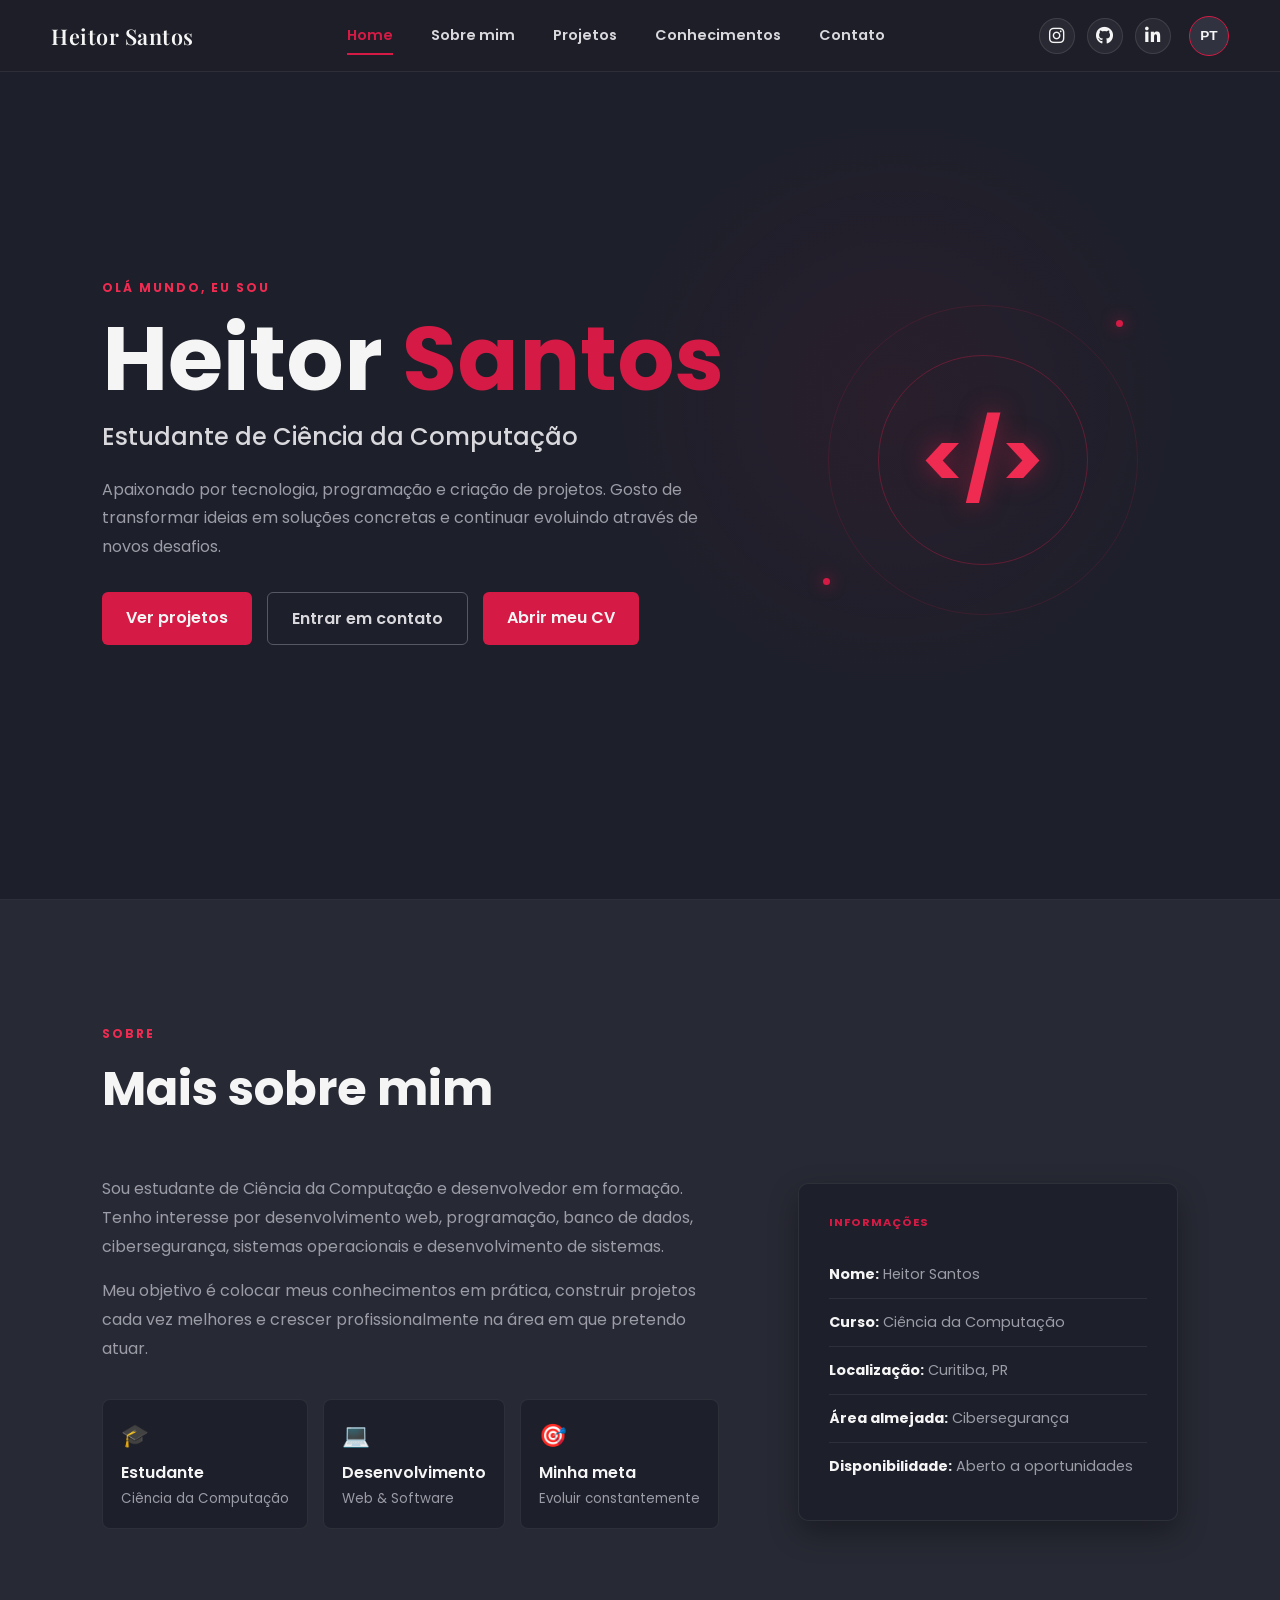
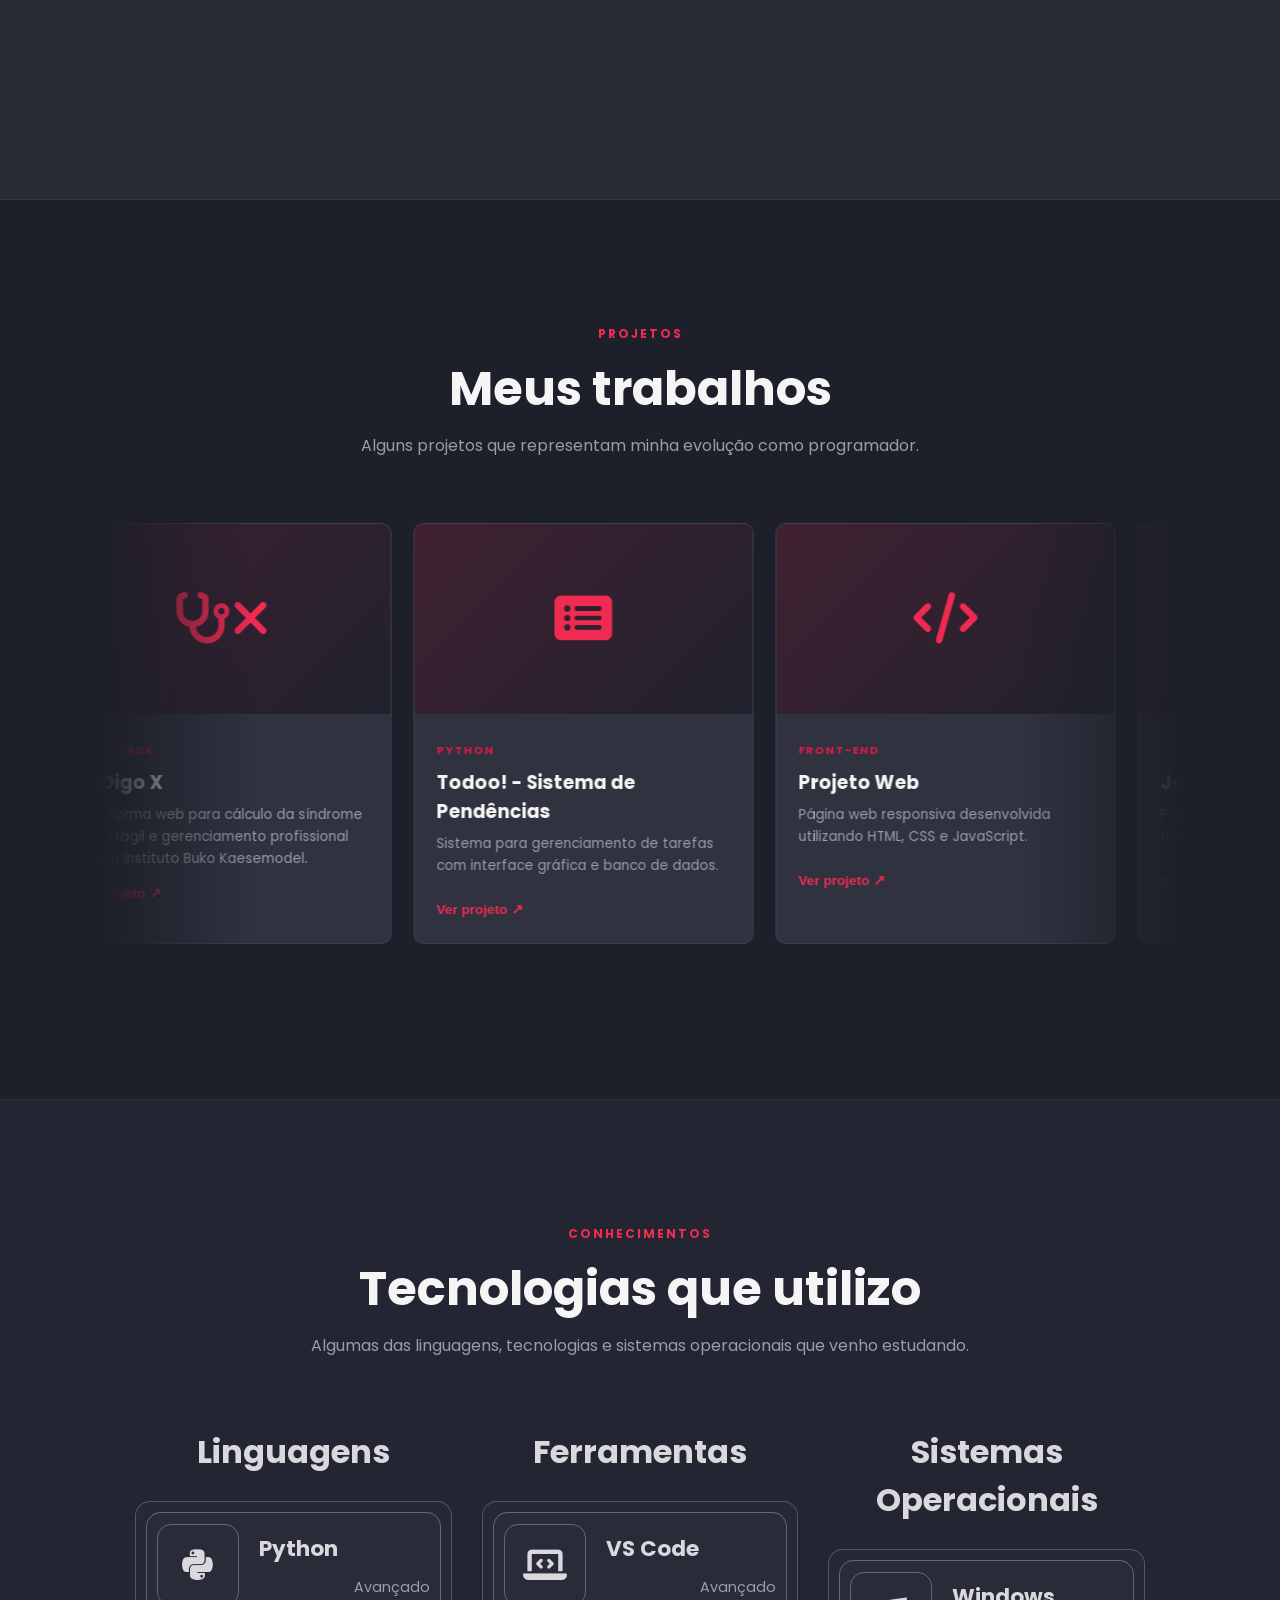
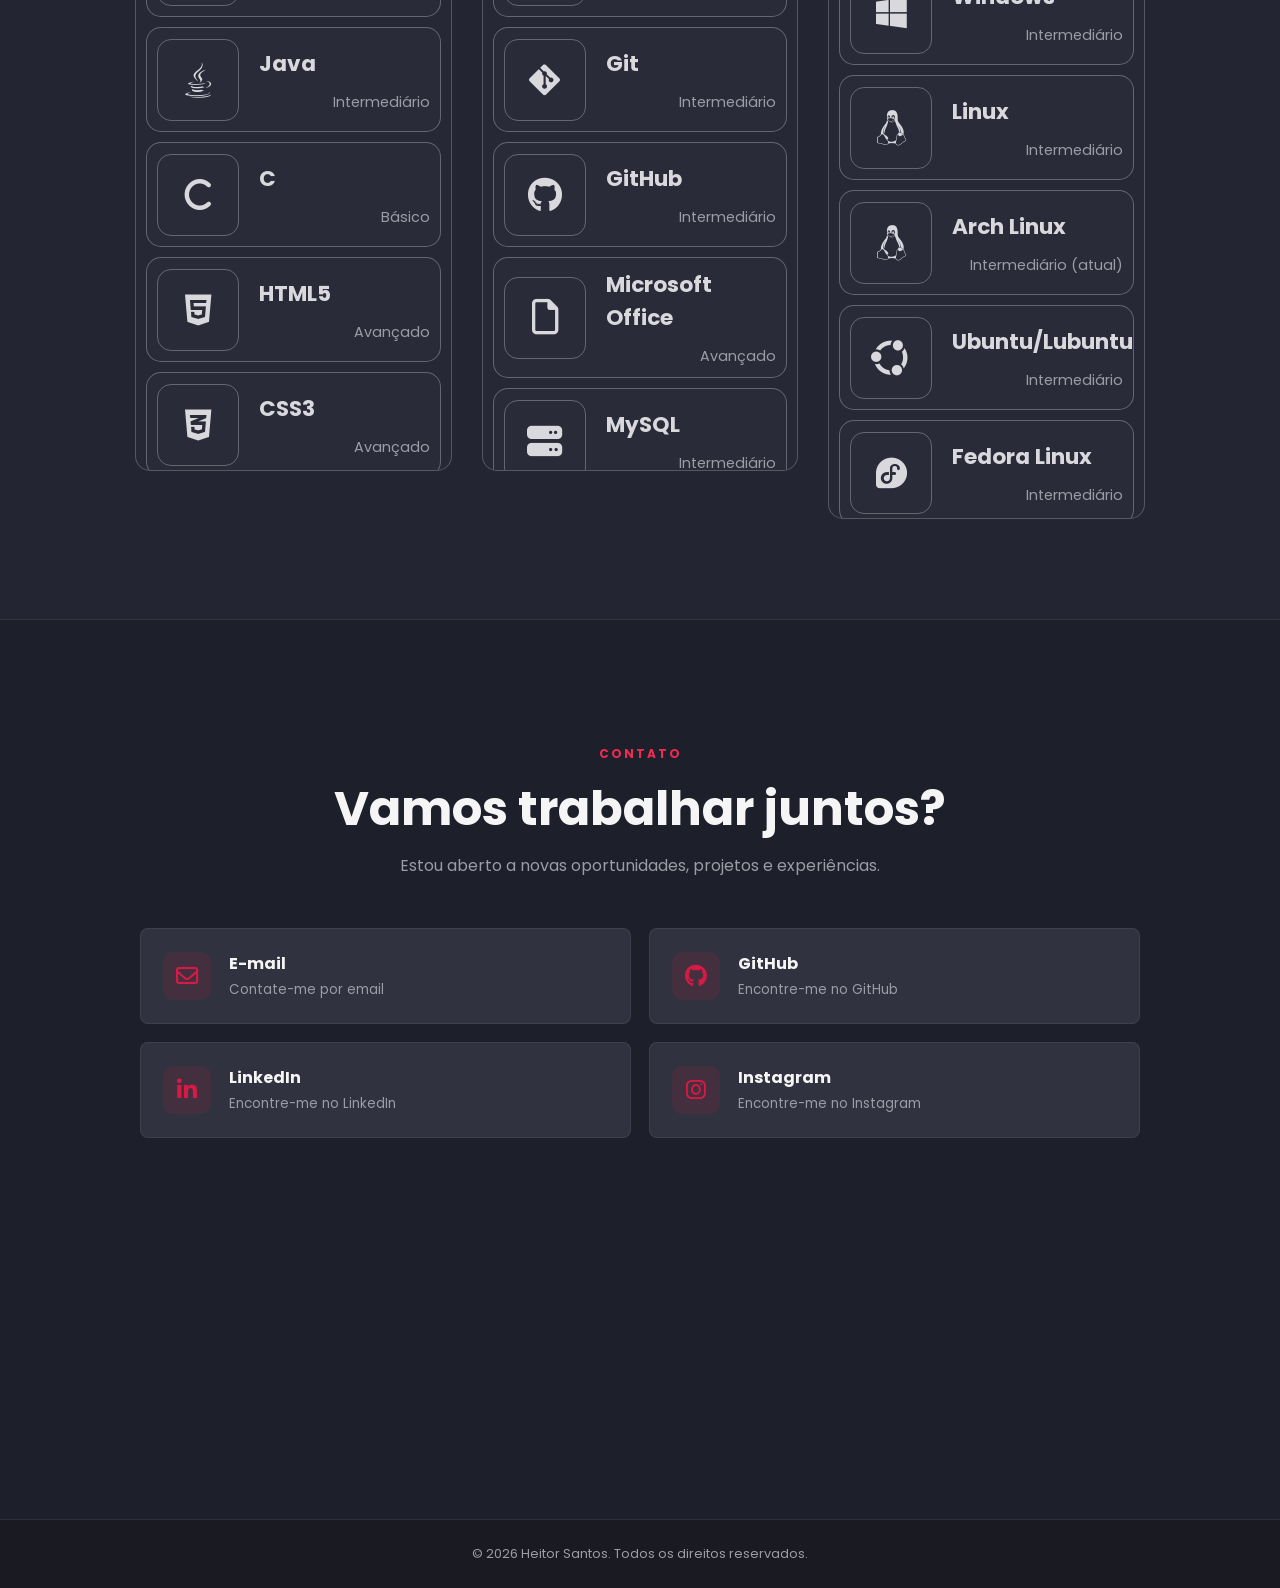
<file: index.html>
<!DOCTYPE html>
<html lang="pt-BR">
<head>
    <meta charset="UTF-8">
    <meta name="viewport" content="width=device-width, initial-scale=1.0">
    <meta name="description" content="Portfólio de Heitor Santos">
    <title>Heitor A Santos | Portfólio</title>
    <link rel="icon" href="favicon.png" type="image/png">
    <link rel="preconnect" href="https://fonts.googleapis.com">
    <link rel="preconnect" href="https://fonts.gstatic.com" crossorigin>
    <link rel="stylesheet" href="https://cdnjs.cloudflare.com/ajax/libs/font-awesome/6.5.1/css/all.min.css">
    <link href="https://fonts.googleapis.com/css2?family=Playfair+Display:wght@500;600;700&family=Poppins:wght@300;400;500;600;700&display=swap" rel="stylesheet">
    <link rel="stylesheet" href="portifolio.css">
</head>
<body>

<header class="navbar">
    <a href="#home" class="logo">Heitor Santos</a>
    <nav class="nav-links" id="navLinks">
        <a href="#home" class="nav-link active" data-i18n="nav_home">Home</a>
        <a href="#sobre" class="nav-link" data-i18n="nav_about">Sobre mim</a>
        <a href="#projetos" class="nav-link" data-i18n="nav_projects">Projetos</a>
        <a href="#conhecimentos" class="nav-link" data-i18n="nav_skills">Conhecimentos</a>
        <a href="#contato" class="nav-link" data-i18n="nav_contact">Contato</a>
    </nav>

    <div class="navbar-right">
        <div class="social-links">
            <a href="https://www.instagram.com/heitor_a_santos/" target="_blank"><i class="fa-brands fa-instagram"></i></a>
            <a href="https://github.com/HeitorASantos" target="_blank"><i class="fa-brands fa-github"></i></a>
            <a href="https://www.linkedin.com/in/heitor-santos-92a6032a8/" target="_blank"><i class="fa-brands fa-linkedin-in"></i></a>
        </div>

        <button class="translate-btn" id="translateBtn" title="Alternar idioma">
            <span class="lang-text" id="langText">PT</span>
        </button>

        <button class="menu-button" id="menuButton">☰</button>
    </div>
</header>

<main>

<section id="home" class="section hero">
    <div class="hero-content reveal">
        <span class="section-tag">OLÁ MUNDO, EU SOU</span>
        <h1>Heitor <span>Santos</span></h1>
        <h2>Estudante de Ciência da Computação</h2>
        <p>
            Apaixonado por tecnologia, programação e criação de projetos.
            Gosto de transformar ideias em soluções concretas e continuar
            evoluindo através de novos desafios.
        </p>
        <div class="hero-buttons">
            <a href="#projetos" class="button primary">Ver projetos</a>
            <a href="#contato" class="button secondary">Entrar em contato</a>
            <a  class="button tertiary" href="cv/Heitor Alves dos Santos Currículo.pdf" target="_blank">Abrir meu CV</a>
        </div>
    </div>

    <div class="hero-code reveal">
        <div class="code-symbol">&lt;/&gt;</div>
        <span class="code-dot dot-one"></span>
        <span class="code-dot dot-two"></span>
        <span class="code-ring"></span>
    </div>
</section>

<section id="sobre" class="section about">
    <div class="section-heading reveal">
        <span class="section-tag">SOBRE</span>
        <h2>Mais sobre mim</h2>
    </div>

    <div class="about-grid">
        <div class="about-text reveal">
            <p>
                Sou estudante de Ciência da Computação e desenvolvedor em formação.
                Tenho interesse por desenvolvimento web, programação, banco de dados,
                cibersegurança, sistemas operacionais e desenvolvimento de sistemas.
            </p>
            <p> 
                Meu objetivo é colocar meus conhecimentos em prática, construir
                projetos cada vez melhores e crescer profissionalmente na área
                em que pretendo atuar.
            </p>

            <div class="mini-cards">
                <div class="mini-card">
                    <strong>🎓</strong>
                    <span>Estudante</span>
                    <small>Ciência da Computação</small>
                </div>
                <div class="mini-card">
                    <strong>💻</strong>
                    <span>Desenvolvimento</span>
                    <small>Web & Software</small>
                </div>
                <div class="mini-card">
                    <strong>🎯</strong>
                    <span>Minha meta</span>
                    <small>Evoluir constantemente</small>
                </div>
            </div>
        </div>

        <div class="info-card reveal">
            <span class="card-label">INFORMAÇÕES</span>
            <div class="info-row"><strong>Nome:</strong> Heitor Santos</div>
            <div class="info-row"><strong>Curso:</strong> Ciência da Computação</div>
            <div class="info-row"><strong>Localização:</strong> Curitiba, PR</div>
            <div class="info-row"><strong>Área almejada:</strong> Cibersegurança</div>
            <div class="info-row"><strong>Disponibilidade:</strong> Aberto a oportunidades</div>
        </div>
    </div>
</section>

<section id="projetos" class="section projects">
    <div class="section-heading centered reveal">
        <span class="section-tag">PROJETOS</span>
        <h2>Meus trabalhos</h2>
        <p>Alguns projetos que representam minha evolução como programador.</p>
    </div>

    <div class="project-carousel">
        <div class="project-grid" id="projectGrid"></div>
    </div>
</section>

<section id="conhecimentos" class="section knowledge">
    <div class="section-heading centered reveal">
        <span class="section-tag">CONHECIMENTOS</span>
        <h2>Tecnologias que utilizo</h2>
        <p>Algumas das linguagens, tecnologias e sistemas operacionais que venho estudando.</p>
    </div>

    <div class="knowledge-columns">
        <div class="knowledge-group reveal">
            <h3>Linguagens</h3>
            <div class="knowledge-list" id="languagesList"></div>
        </div>

        <div class="knowledge-group reveal">
            <h3>Ferramentas</h3>
            <div class="knowledge-list" id="toolsList"></div>
        </div>

        <div class="knowledge-group reveal">
            <h3>Sistemas Operacionais</h3>
            <div class="knowledge-list" id="systemsList"></div>
        </div>
    </div>
</section>

<section id="contato" class="section contact">
    <div class="section-heading centered reveal">
        <span class="section-tag">CONTATO</span>
        <h2>Vamos trabalhar juntos?</h2>
        <p>Estou aberto a novas oportunidades, projetos e experiências.</p>
    </div>

    <div class="contact-grid reveal">
        <a href="mailto:heitorsantos0506@gmail.com" class="contact-card">
            <span class="contact-icon">
                <i class="fa-regular fa-envelope"></i>
            </span>
            <div>
                <strong>E-mail</strong>
                <small>Contate-me por email</small>
            </div>
        </a>

        <a href="https://github.com/HeitorASantos" target="_blank" class="contact-card">
            <span class="contact-icon">
                <i class="fa-brands fa-github"></i>
            </span>
            <div>
                <strong>GitHub</strong>
                <small>Encontre-me no GitHub</small>
            </div>
        </a>

        <a href="https://www.linkedin.com/in/heitor-santos-92a6032a8/" target="_blank" class="contact-card">
            <span class="contact-icon">
                <i class="fa-brands fa-linkedin-in"></i>
            </span>
            <div>
                <strong>LinkedIn</strong>
                <small>Encontre-me no LinkedIn</small>
            </div>
        </a>

        <a href="https://www.instagram.com/heitor_a_santos/" target="_blank" class="contact-card">
            <span class="contact-icon">
                <i class="fa-brands fa-instagram"></i>
            </span>
            <div>
                <strong>Instagram</strong>
                <small>Encontre-me no Instagram</small>
            </div>
        </a>
    </div>
</section>

</main>

<footer>
    <p>© <span id="year"></span> Heitor Santos. Todos os direitos reservados.</p>
</footer>

<div id="google_translate_element" style="display:none;"></div>

<script type="text/javascript">
function googleTranslateElementInit() {
    new google.translate.TranslateElement({
        pageLanguage: 'pt',
        includedLanguages: 'pt,en,es',
        autoDisplay: false
    }, 'google_translate_element');
}
</script>
<script type="text/javascript" src="//translate.google.com/translate_a/element.js?cb=googleTranslateElementInit"></script>
<script src="portifolio.js"></script>
</body>
</html>
</file>
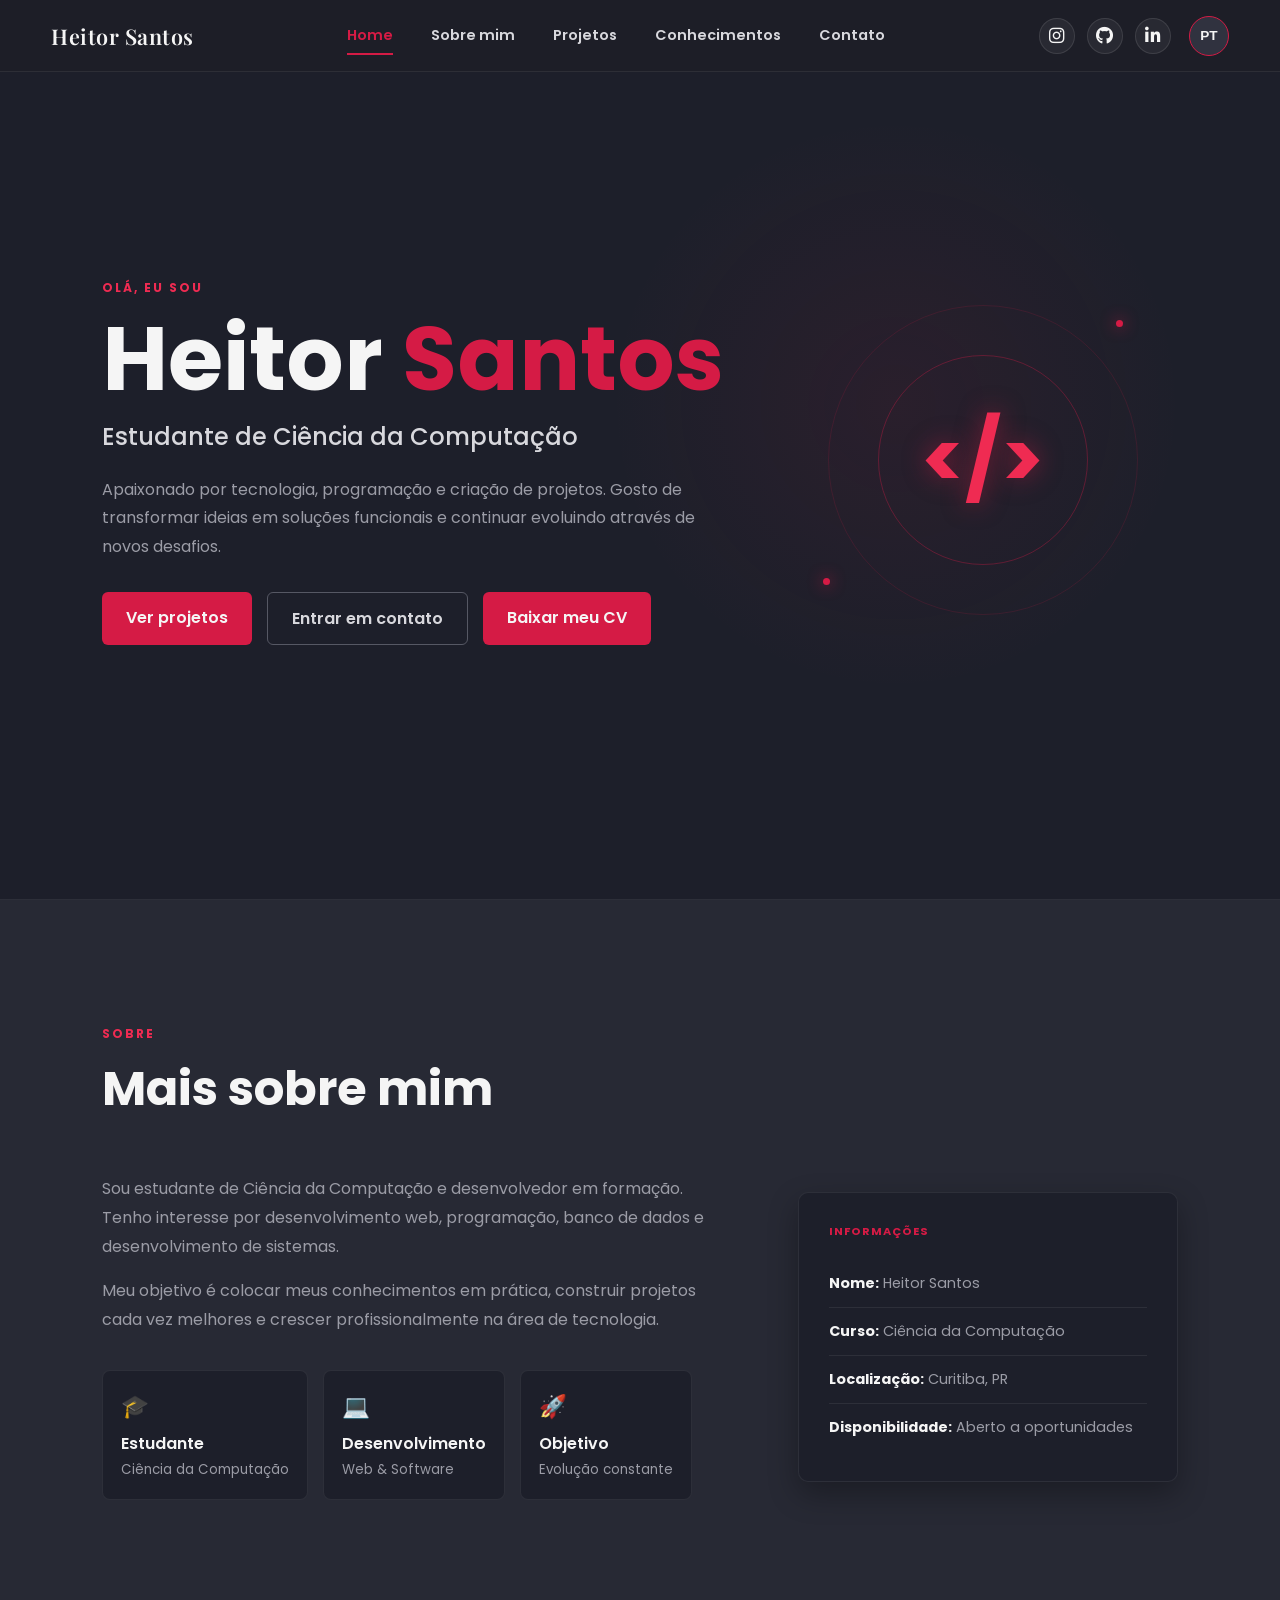
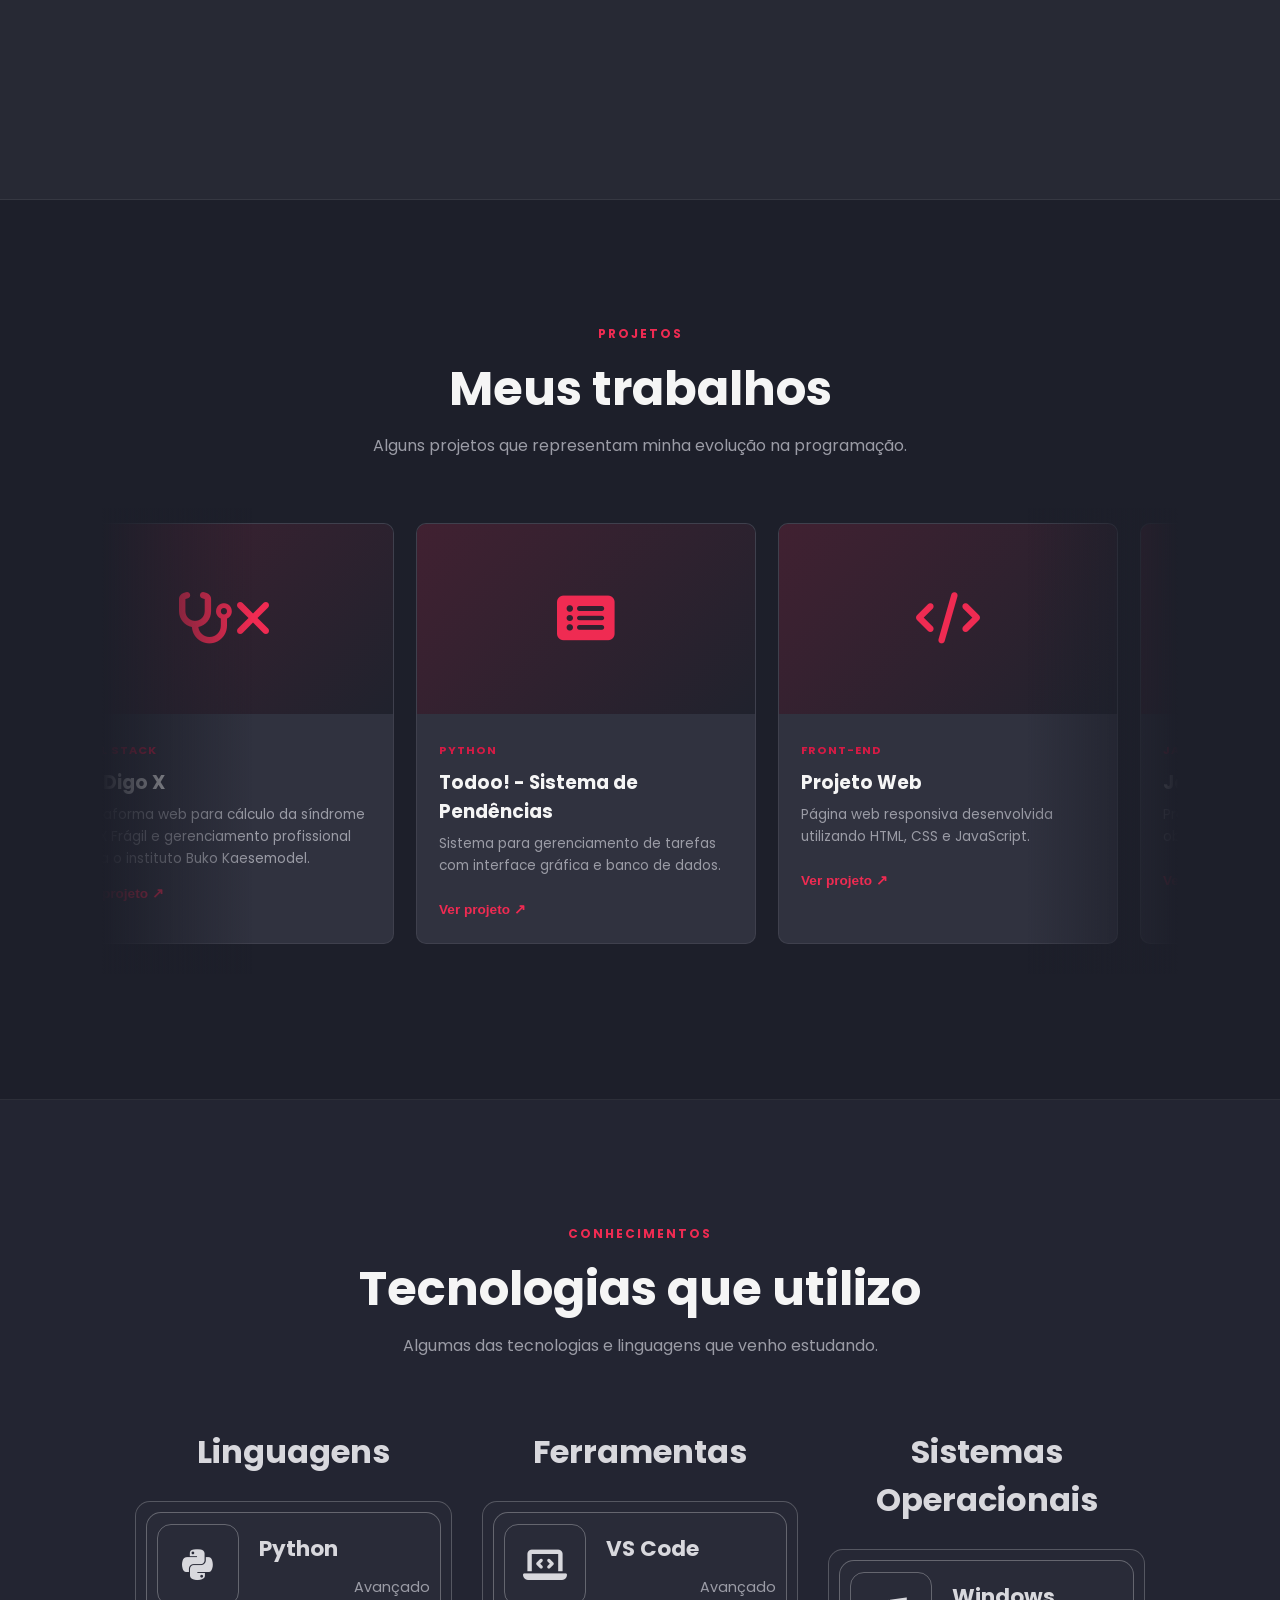
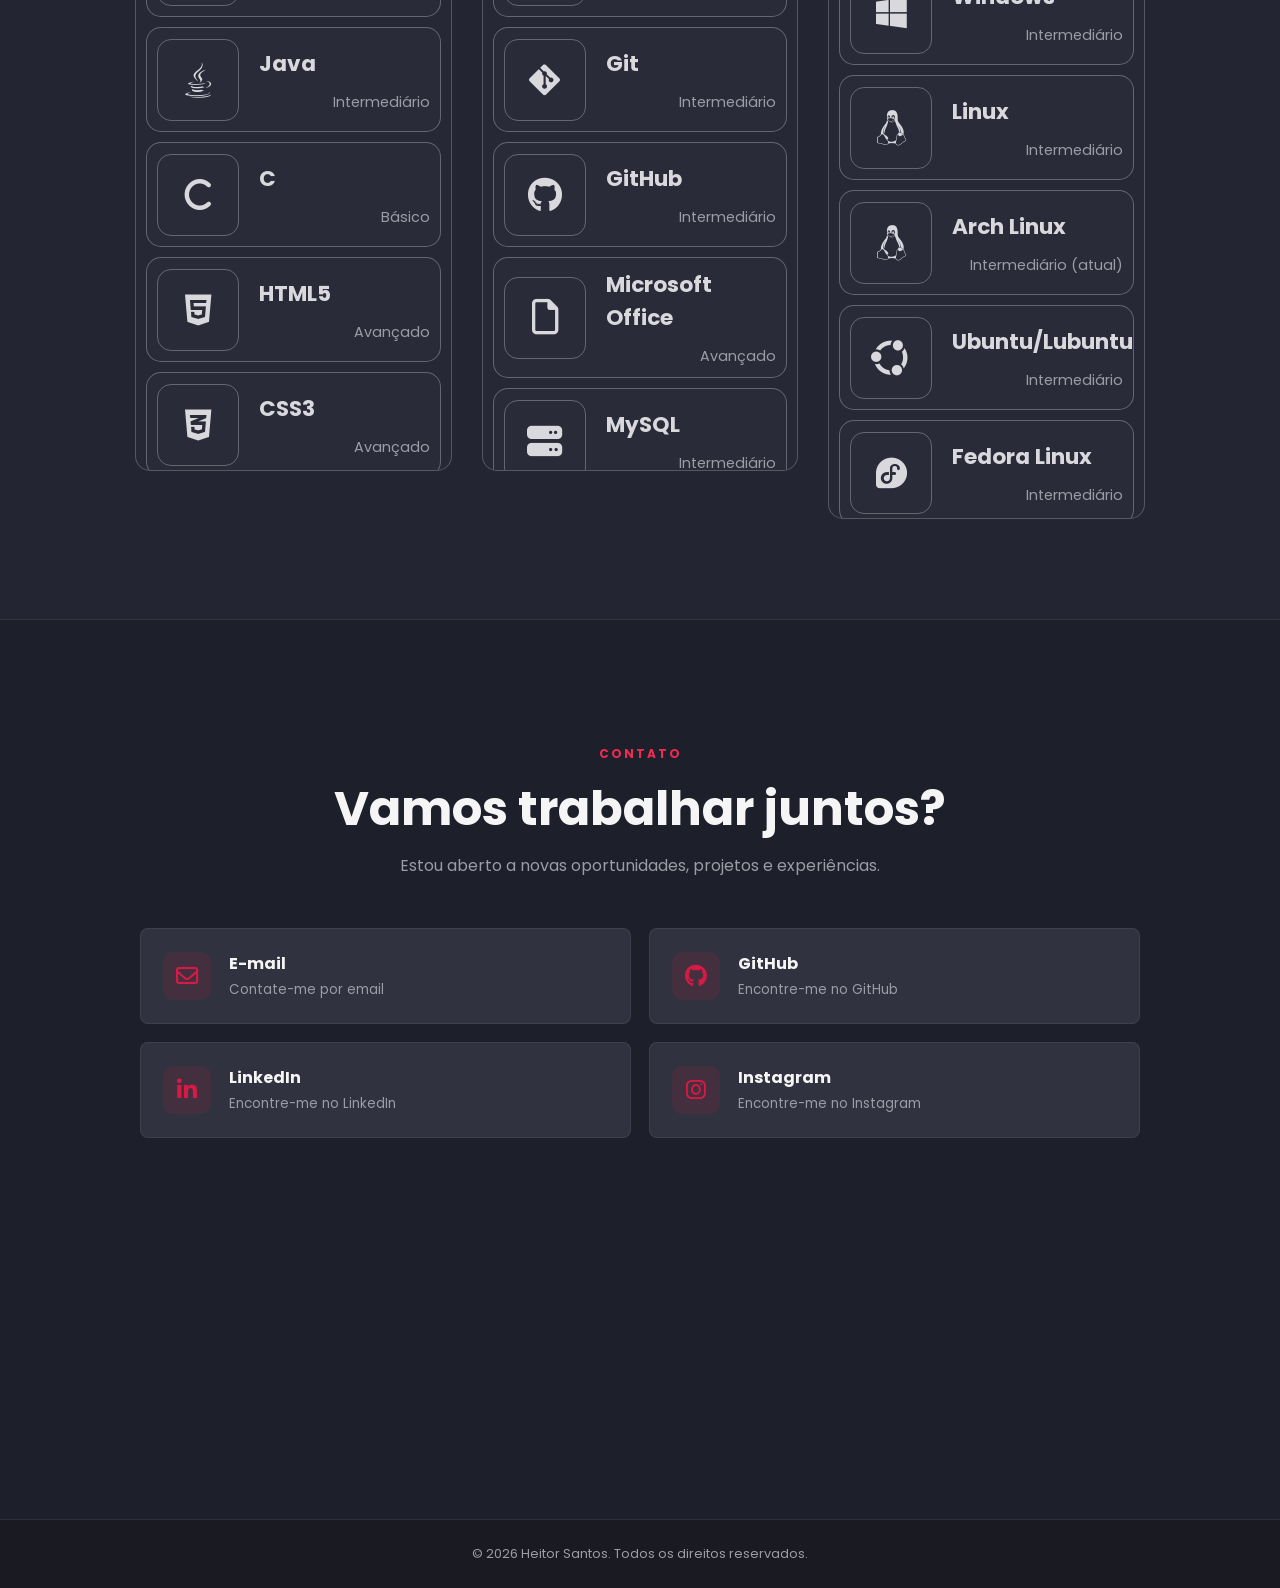
<file: portifolio.html>
<!DOCTYPE html>
<html lang="pt-BR">
<head>
    <meta charset="UTF-8">
    <meta name="viewport" content="width=device-width, initial-scale=1.0">
    <meta name="description" content="Portfólio de Heitor Santos">
    <title>Heitor Santos | Portfólio</title>
    <link rel="icon" href="favicon.png" type="image/png">
    <link rel="preconnect" href="https://fonts.googleapis.com">
    <link rel="preconnect" href="https://fonts.gstatic.com" crossorigin>
    <link rel="stylesheet" href="https://cdnjs.cloudflare.com/ajax/libs/font-awesome/6.5.1/css/all.min.css">
    <link href="https://fonts.googleapis.com/css2?family=Playfair+Display:wght@500;600;700&family=Poppins:wght@300;400;500;600;700&display=swap" rel="stylesheet">
    <link rel="stylesheet" href="portifolio.css">
</head>
<body>

<header class="navbar">
    <a href="#home" class="logo">Heitor Santos</a>
    <nav class="nav-links" id="navLinks">
        <a href="#home" class="nav-link active" data-i18n="nav_home">Home</a>
        <a href="#sobre" class="nav-link" data-i18n="nav_about">Sobre mim</a>
        <a href="#projetos" class="nav-link" data-i18n="nav_projects">Projetos</a>
        <a href="#conhecimentos" class="nav-link" data-i18n="nav_skills">Conhecimentos</a>
        <a href="#contato" class="nav-link" data-i18n="nav_contact">Contato</a>
    </nav>

    <div class="navbar-right">
        <div class="social-links">
            <a href="https://www.instagram.com/heitor_a_santos/" target="_blank"><i class="fa-brands fa-instagram"></i></a>
            <a href="https://github.com/HeitorASantos" target="_blank"><i class="fa-brands fa-github"></i></a>
            <a href="https://www.linkedin.com/in/heitor-santos-92a6032a8/" target="_blank"><i class="fa-brands fa-linkedin-in"></i></a>
        </div>

        <button class="translate-btn" id="translateBtn" title="Alternar idioma">
            <span class="lang-text" id="langText">PT</span>
        </button>

        <button class="menu-button" id="menuButton">☰</button>
    </div>
</header>

<main>

<section id="home" class="section hero">
    <div class="hero-content reveal">
        <span class="section-tag">OLÁ, EU SOU</span>
        <h1>Heitor <span>Santos</span></h1>
        <h2>Estudante de Ciência da Computação</h2>
        <p>
            Apaixonado por tecnologia, programação e criação de projetos.
            Gosto de transformar ideias em soluções funcionais e continuar
            evoluindo através de novos desafios.
        </p>
        <div class="hero-buttons">
            <a href="#projetos" class="button primary">Ver projetos</a>
            <a href="#contato" class="button secondary">Entrar em contato</a>
            <a  class="button tertiary" href="seu-curriculo.pdf" target="_blank">Baixar meu CV</a>
        </div>
    </div>

    <div class="hero-code reveal">
        <div class="code-symbol">&lt;/&gt;</div>
        <span class="code-dot dot-one"></span>
        <span class="code-dot dot-two"></span>
        <span class="code-ring"></span>
    </div>
</section>

<section id="sobre" class="section about">
    <div class="section-heading reveal">
        <span class="section-tag">SOBRE</span>
        <h2>Mais sobre mim</h2>
    </div>

    <div class="about-grid">
        <div class="about-text reveal">
            <p>
                Sou estudante de Ciência da Computação e desenvolvedor em formação.
                Tenho interesse por desenvolvimento web, programação, banco de dados
                e desenvolvimento de sistemas.
            </p>
            <p> 
                Meu objetivo é colocar meus conhecimentos em prática, construir
                projetos cada vez melhores e crescer profissionalmente na área
                de tecnologia.
            </p>

            <div class="mini-cards">
                <div class="mini-card">
                    <strong>🎓</strong>
                    <span>Estudante</span>
                    <small>Ciência da Computação</small>
                </div>
                <div class="mini-card">
                    <strong>💻</strong>
                    <span>Desenvolvimento</span>
                    <small>Web & Software</small>
                </div>
                <div class="mini-card">
                    <strong>🚀</strong>
                    <span>Objetivo</span>
                    <small>Evolução constante</small>
                </div>
            </div>
        </div>

        <div class="info-card reveal">
            <span class="card-label">INFORMAÇÕES</span>
            <div class="info-row"><strong>Nome:</strong> Heitor Santos</div>
            <div class="info-row"><strong>Curso:</strong> Ciência da Computação</div>
            <div class="info-row"><strong>Localização:</strong> Curitiba, PR</div>
            <div class="info-row"><strong>Disponibilidade:</strong> Aberto a oportunidades</div>
        </div>
    </div>
</section>

<section id="projetos" class="section projects">
    <div class="section-heading centered reveal">
        <span class="section-tag">PROJETOS</span>
        <h2>Meus trabalhos</h2>
        <p>Alguns projetos que representam minha evolução na programação.</p>
    </div>

    <div class="project-carousel">
        <div class="project-grid" id="projectGrid"></div>
    </div>
</section>

<section id="conhecimentos" class="section knowledge">
    <div class="section-heading centered reveal">
        <span class="section-tag">CONHECIMENTOS</span>
        <h2>Tecnologias que utilizo</h2>
        <p>Algumas das tecnologias e linguagens que venho estudando.</p>
    </div>

    <div class="knowledge-columns">
        <div class="knowledge-group reveal">
            <h3>Linguagens</h3>
            <div class="knowledge-list" id="languagesList"></div>
        </div>

        <div class="knowledge-group reveal">
            <h3>Ferramentas</h3>
            <div class="knowledge-list" id="toolsList"></div>
        </div>

        <div class="knowledge-group reveal">
            <h3>Sistemas Operacionais</h3>
            <div class="knowledge-list" id="systemsList"></div>
        </div>
    </div>
</section>

<section id="contato" class="section contact">
    <div class="section-heading centered reveal">
        <span class="section-tag">CONTATO</span>
        <h2>Vamos trabalhar juntos?</h2>
        <p>Estou aberto a novas oportunidades, projetos e experiências.</p>
    </div>

    <div class="contact-grid reveal">
        <a href="mailto:heitorsantos0506@gmail.com" class="contact-card">
            <span class="contact-icon">
                <i class="fa-regular fa-envelope"></i>
            </span>
            <div>
                <strong>E-mail</strong>
                <small>Contate-me por email</small>
            </div>
        </a>

        <a href="https://github.com/HeitorASantos" target="_blank" class="contact-card">
            <span class="contact-icon">
                <i class="fa-brands fa-github"></i>
            </span>
            <div>
                <strong>GitHub</strong>
                <small>Encontre-me no GitHub</small>
            </div>
        </a>

        <a href="https://www.linkedin.com/in/heitor-santos-92a6032a8/" target="_blank" class="contact-card">
            <span class="contact-icon">
                <i class="fa-brands fa-linkedin-in"></i>
            </span>
            <div>
                <strong>LinkedIn</strong>
                <small>Encontre-me no LinkedIn</small>
            </div>
        </a>

        <a href="https://www.instagram.com/heitor_a_santos/" target="_blank" class="contact-card">
            <span class="contact-icon">
                <i class="fa-brands fa-instagram"></i>
            </span>
            <div>
                <strong>Instagram</strong>
                <small>Encontre-me no Instagram</small>
            </div>
        </a>
    </div>
</section>

</main>

<footer>
    <p>© <span id="year"></span> Heitor Santos. Todos os direitos reservados.</p>
</footer>

<!-- Elemento de Tradução Oculto -->
<div id="google_translate_element" style="display:none;"></div>

<script type="text/javascript">
function googleTranslateElementInit() {
    new google.translate.TranslateElement({
        pageLanguage: 'pt',
        includedLanguages: 'pt,en,es',
        autoDisplay: false
    }, 'google_translate_element');
}
</script>
<script type="text/javascript" src="//translate.google.com/translate_a/element.js?cb=googleTranslateElementInit"></script>
<script src="portifolio.js"></script>
</body>
</html>
</file>
<file: portifolio.css>
* {
    margin: 0;
    padding: 0;
    box-sizing: border-box;
}

:root {
    --bg: #232532;
    --dark: #1d1f2a;
    --panel: #30323f;
    --red: #d51b45;
    --red2: #ef2b52;
    --white: #f5f5f5;
    --text: #d8d8dd;
    --muted: #9b9ca6;
    --border: rgba(255, 255, 255, .07);
}

html {
    scroll-behavior: smooth;
}

body {
    font-family: "Poppins", sans-serif;
    background: var(--bg);
    color: var(--white);
    overflow-x: hidden;
    top: 0 !important;
}

a {
    color: inherit;
    text-decoration: none;
}


.section {
    min-height: 100vh;
    padding: 120px 8% 100px;
    border-bottom: 1px solid var(--border);
}

.section-tag {
    color: var(--red2);
    font-size: .75rem;
    font-weight: 700;
    letter-spacing: 2px;
}

.section-heading h2 {
    margin-top: 8px;
    font-size: clamp(2rem, 4vw, 3rem);
}

.section-heading p {
    margin-top: 8px;
    color: var(--muted);
}

.centered {
    text-align: center;
}


.navbar {
    position: fixed;
    top: 0;
    left: 0;
    z-index: 1000;
    display: flex;
    align-items: center;
    justify-content: space-between;
    width: 100%;
    height: 72px;
    padding: 0 4%;
    background: rgba(30, 31, 40, .94);
    border-bottom: 1px solid var(--border);
    backdrop-filter: blur(12px);
}

.logo {
    color: var(--white);
    font-family: "Playfair Display", serif;
    font-size: 1.35rem;
    font-weight: 600;
    letter-spacing: .5px;
}

.logo span {
    color: var(--red);
}

.navbar-right,
.nav-links,
.social-links {
    display: flex;
    align-items: center;
}

.navbar-right {
    gap: 18px;
}

.nav-links {
    gap: 38px;
}

.nav-link {
    position: relative;
    color: var(--text);
    font-size: .9rem;
    font-weight: 600;
    transition: .3s;
}

.nav-link::after {
    content: "";
    position: absolute;
    left: 0;
    bottom: -9px;
    width: 0;
    height: 2px;
    background: var(--red);
    transition: .3s;
}

.nav-link:hover,
.nav-link.active {
    color: var(--red);
}

.nav-link:hover::after,
.nav-link.active::after {
    width: 100%;
}

.social-links {
    gap: 12px;
}

.social-links a {
    display: flex;
    align-items: center;
    justify-content: center;
    width: 36px;
    height: 36px;
    border: 1px solid rgba(255, 255, 255, .1);
    border-radius: 50%;
    background: rgba(255, 255, 255, .05);
    color: var(--white);
    font-size: 1.1rem;
    text-decoration: none;
    transition: all .3s ease;
}

.social-links a:hover {
    border-color: var(--red);
    background: var(--red);
    color: var(--white);
    transform: translateY(-2px);
    box-shadow: 0 4px 12px rgba(213, 27, 69, .3);
}

.translate-btn {
    display: flex;
    align-items: center;
    justify-content: center;
    width: 40px;
    height: 40px;
    border: 1px solid var(--red);
    border-radius: 50%;
    outline: none;
    background: var(--panel);
    color: var(--white);
    font-size: .85rem;
    font-weight: 700;
    cursor: pointer;
    transition: all .3s ease;
}

.translate-btn:hover {
    background: var(--red);
    color: var(--white);
    transform: scale(1.08);
    box-shadow: 0 0 12px rgba(213, 27, 69, .4);
}

.menu-button {
    display: none;
    border: 0;
    background: none;
    color: var(--white);
    font-size: 1.5rem;
    cursor: pointer;
}

.goog-te-banner-frame,
.skiptranslate,
#goog-gt-tt {
    display: none !important;
}


.hero {
    display: flex;
    align-items: center;
    justify-content: space-between;
    min-height: 100vh;
    gap: 60px;
    background:
        radial-gradient(circle at 70% 45%, rgba(213, 27, 69, .07), transparent 28%),
        var(--dark);
}

.hero-content {
    max-width: 650px;
}

.hero h1 {
    margin: 15px 0;
    font-size: clamp(3rem, 7vw, 6rem);
    line-height: 1;
}

.hero h1 span {
    color: var(--red);
}

.hero h2 {
    color: var(--text);
    font-size: clamp(1.1rem, 2vw, 1.5rem);
    font-weight: 500;
}

.hero p {
    max-width: 600px;
    margin: 22px 0 30px;
    color: var(--muted);
    line-height: 1.8;
}

.hero-buttons {
    display: flex;
    flex-wrap: wrap;
    gap: 15px;
}

.button {
    padding: 13px 24px;
    border-radius: 6px;
    font-weight: 600;
    transition: .3s;
}

.button.primary,
.button.tertiary {
    background: var(--red);
}

.button.primary:hover {
    background: var(--red2);
    transform: translateY(-3px);
    box-shadow: 0 8px 22px rgba(213, 27, 69, .3);
}

.button.secondary {
    border: 1px solid #565864;
    color: var(--text);
}

.button.secondary:hover {
    border-color: var(--red);
    color: var(--red);
    transform: translateY(-3px);
}

.button.tertiary:hover {
    background: var(--text);
    color: var(--red);
    transform: translateY(-3px);
    box-shadow: 0 8px 22px rgba(202, 202, 202, .1);
}

.hero-code {
    position: relative;
    display: flex;
    align-items: center;
    justify-content: center;
    flex-shrink: 0;
    width: 390px;
    height: 390px;
}

.code-symbol {
    display: flex;
    align-items: center;
    justify-content: center;
    width: 210px;
    height: 210px;
    border: 1px solid rgba(213, 27, 69, .35);
    border-radius: 50%;
    color: var(--red2);
    font-size: 5rem;
    font-weight: 700;
    text-shadow: 0 0 25px rgba(213, 27, 69, .5);
}

.code-ring {
    position: absolute;
    width: 310px;
    height: 310px;
    border: 1px solid rgba(213, 27, 69, .15);
    border-radius: 50%;
    animation: rotate 15s linear infinite;
}

.code-dot {
    position: absolute;
    width: 7px;
    height: 7px;
    border-radius: 50%;
    background: var(--red);
    box-shadow: 0 0 15px var(--red);
}

.dot-one {
    top: 55px;
    right: 55px;
}

.dot-two {
    bottom: 70px;
    left: 35px;
}

@keyframes rotate {
    to {
        transform: rotate(360deg);
    }
}

.about {
    background: #272934;
}

.about-grid {
    display: flex;
    align-items: center;
    justify-content: space-between;
    gap: 70px;
    margin-top: 50px;
}

.about-text {
    flex: 1;
    max-width: 720px;
}

.about-text p {
    margin-bottom: 16px;
    color: var(--muted);
    line-height: 1.8;
}

.mini-cards {
    display: flex;
    flex-wrap: wrap;
    gap: 15px;
    margin-top: 35px;
}

.mini-card {
    min-width: 170px;
    padding: 18px;
    border: 1px solid var(--border);
    border-radius: 8px;
    background: var(--dark);
}

.mini-card strong {
    display: block;
    margin-bottom: 8px;
    color: var(--red);
    font-size: 1.4rem;
}

.mini-card span {
    display: block;
    font-weight: 600;
}

.mini-card small {
    color: var(--muted);
}

.info-card {
    flex-shrink: 0;
    width: 380px;
    padding: 30px;
    border: 1px solid var(--border);
    border-radius: 10px;
    background: var(--dark);
    box-shadow: 0 12px 30px rgba(0, 0, 0, .3);
}

.card-label {
    display: block;
    margin-bottom: 20px;
    color: var(--red);
    font-size: .7rem;
    font-weight: 700;
    letter-spacing: 1px;
}

.info-row {
    padding: 13px 0;
    border-bottom: 1px solid var(--border);
    color: var(--muted);
    font-size: .9rem;
}

.info-row:last-child {
    border: 0;
}

.info-row strong {
    color: var(--white);
}

.projects {
    overflow: hidden;
    background: var(--dark);
}

.project-carousel {
    position: relative;
    width: 100%;
    margin-top: 50px;
    padding: 15px 0 30px;
    overflow: hidden;
    cursor: grab;
    user-select: none;
    touch-action: pan-y;
}

.project-carousel:active {
    cursor: grabbing;
}

.project-grid {
    display: flex;
    flex-wrap: nowrap;
    gap: 22px;
    width: max-content;
    will-change: transform;
}

.project-card {
    flex: 0 0 340px;
    width: 340px;
    overflow: hidden;
    border: 1px solid var(--border);
    border-radius: 10px;
    background: var(--panel);
    transition: .35s;
    user-select: none;
}

.project-card a {
    user-select: auto;
}

.project-card:hover {
    border-color: var(--red);
    transform: translateY(-8px);
    box-shadow: 0 15px 35px rgba(0, 0, 0, .35);
}

.project-image {
    display: flex;
    align-items: center;
    justify-content: center;
    height: 190px;
    background: linear-gradient(135deg, rgba(213, 27, 69, .18), transparent), #20222d;
    color: var(--red2);
    font-size: 3.2rem;
    font-weight: 700;
}

.project-content {
    padding: 22px;
}

.project-category {
    color: var(--red);
    font-size: .7rem;
    font-weight: 700;
    letter-spacing: 1px;
    text-transform: uppercase;
}

.project-content h3 {
    margin: 7px 0;
}

.project-content p {
    min-height: 52px;
    color: var(--muted);
    font-size: .85rem;
    line-height: 1.6;
}

.project-button{
    background-color: #ffffff00;
    border: 0px;
}
.project-link {
    display: inline-block;
    margin-top: 16px;
    color: var(--red2);
    font-size: .85rem;
    font-weight: 600;
}

.project-carousel::before,
.project-carousel::after {
    content: "";
    position: absolute;
    top: 0;
    bottom: 0;
    z-index: 10;
    width: 150px;
    pointer-events: none;
}

.project-carousel::before {
    left: 0;
    background: linear-gradient(to right, var(--dark), transparent);
}

.project-carousel::after {
    right: 0;
    background: linear-gradient(to left, var(--dark), transparent);
}

.knowledge {
    overflow: hidden;
    background: var(--bg);
}

.knowledge-columns {
    display: flex;
    width: 100%;
    gap: 30px;
    margin-top: 70px;
    padding: 0 3%;
}

.knowledge-group {
    flex: 1;
    min-width: 0;
}

.knowledge-group h3 {
    margin: 0 0 25px;
    color: var(--text);
    font-size: 2rem;
    font-weight: 700;
    text-align: center;
}

.knowledge-list {
    height: 570px;
    padding: 10px;
    overflow-x: hidden;
    overflow-y: auto;
    border: 1px solid rgba(255, 255, 255, .22);
    border-radius: 15px;
    background: rgba(255, 255, 255, .015);
    scrollbar-color: #777 transparent;
    scrollbar-width: thin;
}

.knowledge-list::-webkit-scrollbar {
    width: 9px;
}

.knowledge-list::-webkit-scrollbar-track {
    background: transparent;
}

.knowledge-list::-webkit-scrollbar-thumb {
    border-radius: 10px;
    background: #666;
}

.knowledge-list::-webkit-scrollbar-thumb:hover {
    background: var(--red);
}

.knowledge-card {
    position: relative;
    display: flex;
    align-items: center;
    min-height: 105px;
    margin-bottom: 10px;
    padding: 10px;
    border: 1px solid rgba(255, 255, 255, .28);
    border-radius: 15px;
    background: rgba(255, 255, 255, .015);
    transition: border-color .3s ease, color .3s ease, background .3s ease, transform .3s ease;
}

.knowledge-card:last-child {
    margin-bottom: 0;
}

.knowledge-icon {
    display: flex;
    flex: 0 0 82px;
    align-items: center;
    justify-content: center;
    width: 82px;
    height: 82px;
    border: 1px solid rgba(255, 255, 255, .28);
    border-radius: 14px;
    color: var(--text);
    font-size: 2.2rem;
    transition: color .3s ease, border-color .3s ease;
}

.knowledge-icon img,
.knowledge-icon svg {
    width: 42px;
    height: 42px;
    object-fit: contain;
}

.knowledge-info {
    flex: 1;
    min-width: 0;
    padding-left: 20px;
}

.knowledge-name {
    margin: 0 0 12px;
    color: var(--text);
    font-size: 1.35rem;
    font-weight: 700;
    transition: color .3s ease;
}

.knowledge-level {
    margin: 0;
    color: var(--muted);
    font-size: .9rem;
    text-align: right;
    transition: color .3s ease;
}

.knowledge-card:hover {
    border-color: var(--red);
    background: rgba(213, 27, 69, .035);
    transform: translateX(4px);
}

.knowledge-card:hover .knowledge-icon {
    border-color: var(--red);
    color: var(--red);
}

.knowledge-card:hover .knowledge-name,
.knowledge-card:hover .knowledge-level {
    color: var(--red);
}

.contact {
    background: var(--dark);
}

.contact-grid {
    display: flex;
    flex-wrap: wrap;
    max-width: 1000px;
    gap: 18px;
    margin: 50px auto 0;
}

.contact-card {
    display: flex;
    flex: 1 1 400px;
    align-items: center;
    gap: 18px;
    padding: 22px;
    border: 1px solid var(--border);
    border-radius: 8px;
    background: var(--panel);
    transition: .3s;
}

.contact-card:hover {
    border-color: var(--red);
    transform: translateY(-4px);
}

.contact-icon {
    display: flex;
    flex-shrink: 0;
    align-items: center;
    justify-content: center;
    width: 48px;
    height: 48px;
    border: 0;
    border-radius: 10px;
    background: rgba(213, 27, 69, .12);
    color: var(--red);
    font-size: 1.4rem;
    transition: all .3s ease;
}

.contact-icon img,
.contact-icon svg {
    width: 24px;
    height: 24px;
    object-fit: contain;
}

.contact-card:hover .contact-icon {
    background: var(--red);
    color: var(--white);
    transform: scale(1.05);
}

.contact-card strong {
    display: block;
}

.contact-card small {
    color: var(--muted);
}

footer {
    padding: 25px;
    background: #191a22;
    color: var(--muted);
    font-size: .8rem;
    text-align: center;
}

.reveal {
    opacity: 0;
    transform: translateY(35px);
    transition: opacity .8s ease, transform .8s ease;
}

.reveal.show {
    opacity: 1;
    transform: translateY(0);
}

@keyframes fadeInSlide {
    from {
        opacity: 0;
        transform: translateY(-10px);
    }

    to {
        opacity: 1;
        transform: translateY(0);
    }
}

@media (max-width: 1100px) {
    .nav-links {
        gap: 20px;
    }

    .hero {
        gap: 30px;
    }

    .hero-code {
        width: 300px;
        height: 300px;
    }

    .code-symbol {
        width: 170px;
        height: 170px;
        font-size: 4rem;
    }

    .code-ring {
        width: 250px;
        height: 250px;
    }
}

@media (max-width: 1000px) {
    .knowledge-columns {
        flex-wrap: wrap;
    }

    .knowledge-group {
        flex: 1 1 45%;
    }
}

@media (max-width: 768px) {
    .navbar {
        position: fixed;
        padding: 0 6%;
    }

    .navbar .social-links {
        display: none;
    }

    .menu-button {
        display: block;
    }

    .nav-links {
        position: absolute;
        top: 100%;
        left: 0;
        display: none;
        flex-direction: column;
        width: 100%;
        gap: 15px;
        padding: 20px 0;
        border-bottom: 2px solid var(--red);
        background: var(--dark);
        box-shadow: 0 10px 20px rgba(0, 0, 0, .5);
        text-align: center;
        z-index: 999;
    }

    .nav-links.open,
    .nav-links.active {
        display: flex;
        animation: fadeInSlide .3s ease forwards;
    }

    .nav-link {
        width: 100%;
        padding: 17px;
        text-align: center;
    }

    .nav-link::after {
        display: none;
    }

    .section {
        padding: 100px 6% 70px;
    }

    .hero {
        flex-direction: column;
        justify-content: center;
        min-height: 100vh;
        text-align: center;
    }

    .hero-buttons {
        justify-content: center;
    }

    .hero-code {
        display: none;
    }

    .about-grid {
        flex-direction: column;
        align-items: stretch;
    }

    .info-card {
        width: 100%;
    }

    .contact-card {
        flex-basis: 100%;
    }

    .project-card {
        flex: 0 0 85vw;
        width: 85vw;
    }

    .project-carousel::before,
    .project-carousel::after {
        width: 70px;
    }

    .knowledge-columns {
        flex-direction: column;
        gap: 50px;
        padding: 0 5%;
    }

    .knowledge-group {
        width: 100%;
    }

    .knowledge-list {
        height: 450px;
    }

    .knowledge-group h3 {
        font-size: 1.7rem;
    }
}

@media (max-width: 500px) {
    .logo {
        font-size: 1.15rem;
    }

    .hero h1 {
        font-size: 3rem;
    }

    .mini-cards {
        flex-direction: column;
    }

    .mini-card {
        width: 100%;
    }

    .project-image {
        height: 160px;
    }
}
</file>
